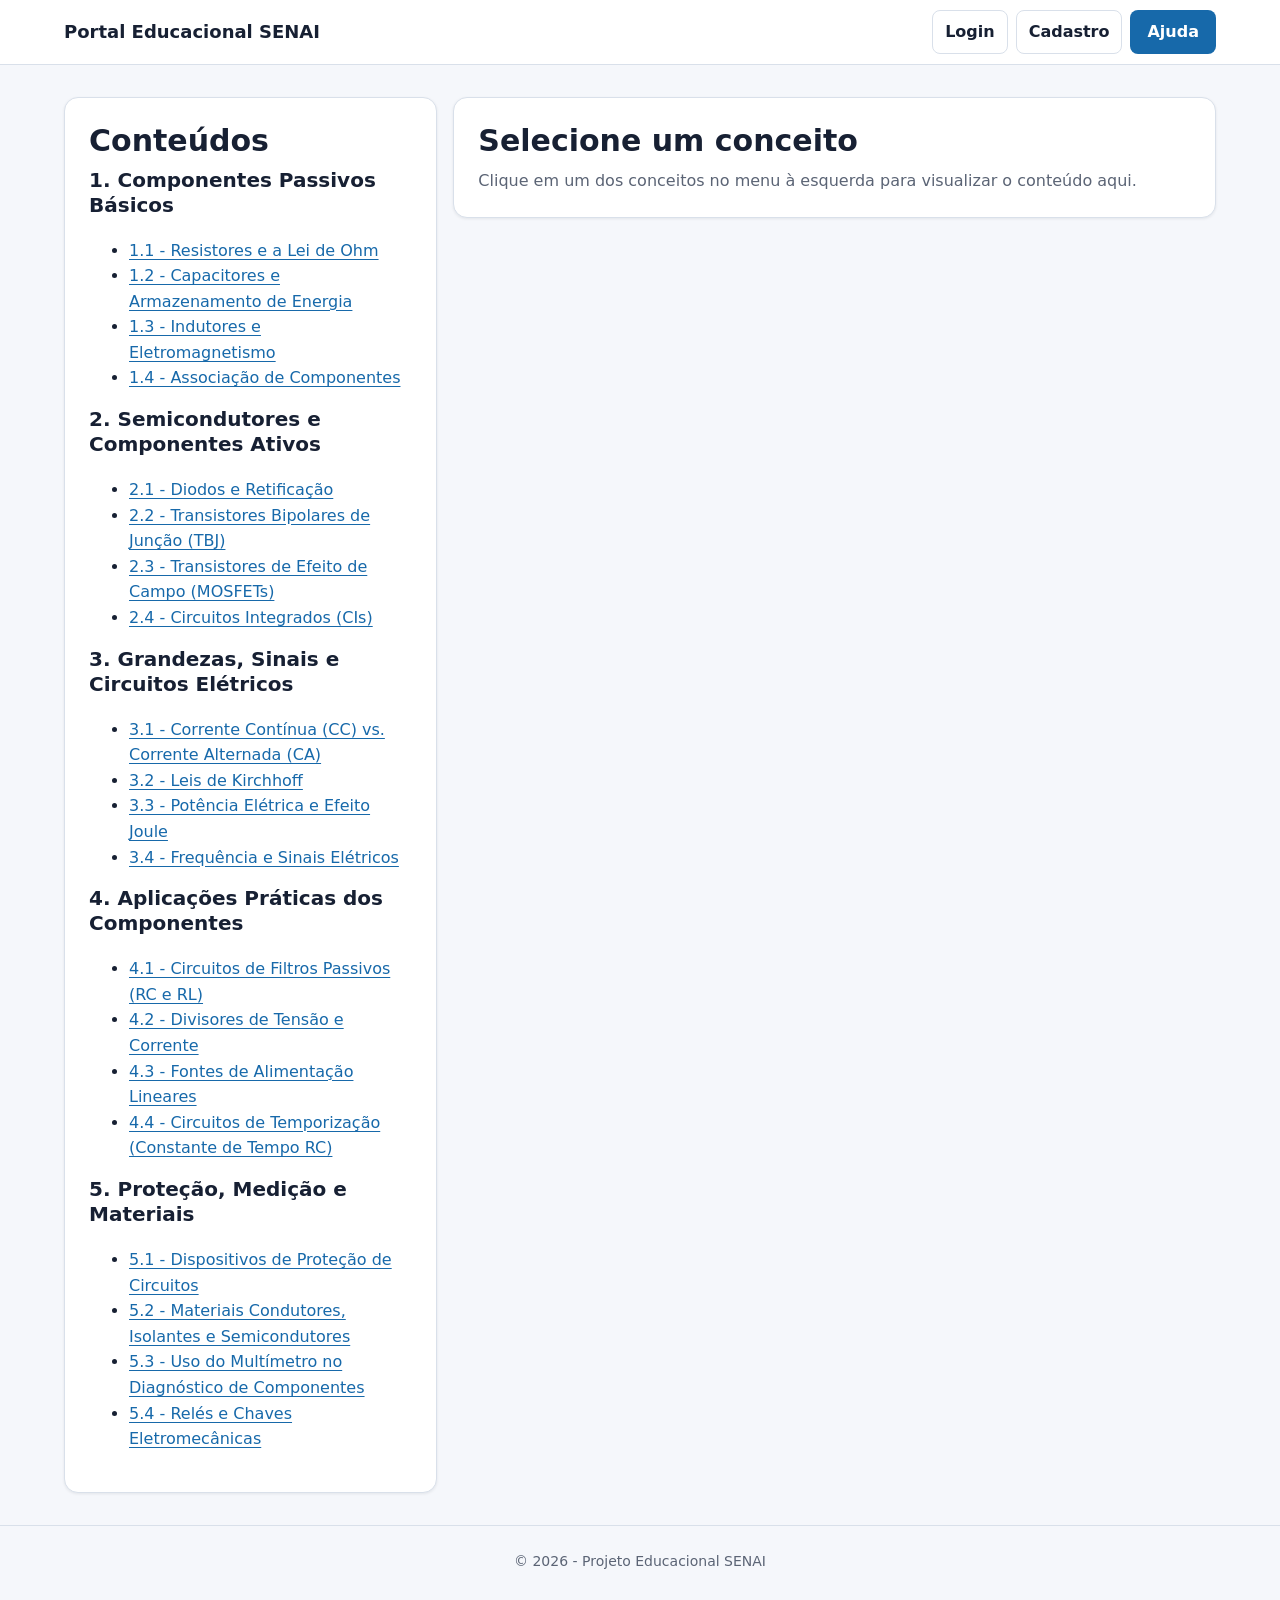
<file: index.html>
<!DOCTYPE html>
<html lang="pt-BR">
<head>
    <meta charset="UTF-8">
    <meta name="viewport" content="width=device-width, initial-scale=1.0">
    <title>Portal Educacional - SENAI</title>
    <link rel="stylesheet" href="style.css">
</head>
<body class="page">

    <!-- Cabeçalho -->
    <header class="site-header">
        <div class="container header-inner">
            <a href="#" class="site-logo">Portal Educacional SENAI</a>
            
            <nav class="site-nav">
                <a href="#login" class="button button-secondary">Login</a>
                <a href="#cadastro" class="button button-secondary">Cadastro</a>
                <button type="button" id="btn-ajuda" class="button">Ajuda</button>
            </nav>
        </div>
    </header>

    <!-- Conteúdo Principal -->
    <main class="main-content container">
        <div class="grid">
            
            <!-- Menu Lateral (4 colunas) -->
            <aside class="col-4">
                <div class="card">
                    <h2 class="card-title">Conteúdos</h2>
                    <nav>
                        <h3>1. Componentes Passivos Básicos</h3>
                        <ul>
                            <li><a href="#t1-1" data-arquivo="t1-1.html">1.1 - Resistores e a Lei de Ohm</a></li>
                            <li><a href="#t1-2" data-arquivo="t1-2.html">1.2 - Capacitores e Armazenamento de Energia</a></li>
                            <li><a href="#t1-3" data-arquivo="t1-3.html">1.3 - Indutores e Eletromagnetismo</a></li>
                            <li><a href="#t1-4" data-arquivo="t1-4.html">1.4 - Associação de Componentes</a></li>
                        </ul>

                        <h3>2. Semicondutores e Componentes Ativos</h3>
                        <ul>
                            <li><a href="#t2-1" data-arquivo="t2-1.html">2.1 - Diodos e Retificação</a></li>
                            <li><a href="#t2-2" data-arquivo="t2-2.html">2.2 - Transistores Bipolares de Junção (TBJ)</a></li>
                            <li><a href="#t2-3" data-arquivo="t2-3.html">2.3 - Transistores de Efeito de Campo (MOSFETs)</a></li>
                            <li><a href="#t2-4" data-arquivo="t2-4.html">2.4 - Circuitos Integrados (CIs)</a></li>
                        </ul>

                        <h3>3. Grandezas, Sinais e Circuitos Elétricos</h3>
                        <ul>
                            <li><a href="#t3-1" data-arquivo="t3-1.html">3.1 - Corrente Contínua (CC) vs. Corrente Alternada (CA)</a></li>
                            <li><a href="#t3-2" data-arquivo="t3-2.html">3.2 - Leis de Kirchhoff</a></li>
                            <li><a href="#t3-3" data-arquivo="t3-3.html">3.3 - Potência Elétrica e Efeito Joule</a></li>
                            <li><a href="#t3-4" data-arquivo="t3-4.html">3.4 - Frequência e Sinais Elétricos</a></li>
                        </ul>

                        <h3>4. Aplicações Práticas dos Componentes</h3>
                        <ul>
                            <li><a href="#t4-1" data-arquivo="t4-1.html">4.1 - Circuitos de Filtros Passivos (RC e RL)</a></li>
                            <li><a href="#t4-2" data-arquivo="t4-2.html">4.2 - Divisores de Tensão e Corrente</a></li>
                            <li><a href="#t4-3" data-arquivo="t4-3.html">4.3 - Fontes de Alimentação Lineares</a></li>
                            <li><a href="#t4-4" data-arquivo="t4-4.html">4.4 - Circuitos de Temporização (Constante de Tempo RC)</a></li>
                        </ul>

                        <h3>5. Proteção, Medição e Materiais</h3>
                        <ul>
                            <li><a href="#t5-1" data-arquivo="t5-1.html">5.1 - Dispositivos de Proteção de Circuitos</a></li>
                            <li><a href="#t5-2" data-arquivo="t5-2.html">5.2 - Materiais Condutores, Isolantes e Semicondutores</a></li>
                            <li><a href="#t5-3" data-arquivo="t5-3.html">5.3 - Uso do Multímetro no Diagnóstico de Componentes</a></li>
                            <li><a href="#t5-4" data-arquivo="t5-4.html">5.4 - Relés e Chaves Eletromecânicas</a></li>
                        </ul>
                    </nav>
                </div>
            </aside>

            <!-- Painel Central (8 colunas) -->
            <section class="col-8">
                <div class="card" id="area-conteudo">
                    <h2 class="card-title">Selecione um conceito</h2>
                    <p class="card-description">Clique em um dos conceitos no menu à esquerda para visualizar o conteúdo aqui.</p>
                </div>
            </section>

        </div>
    </main>

    <!-- Rodapé -->
    <footer class="site-footer">
        <div class="container text-center">
            <p>&copy; 2026 - Projeto Educacional SENAI</p>
        </div>
    </footer>

    <script src="script.js"></script>
</body>
</html>
</file>
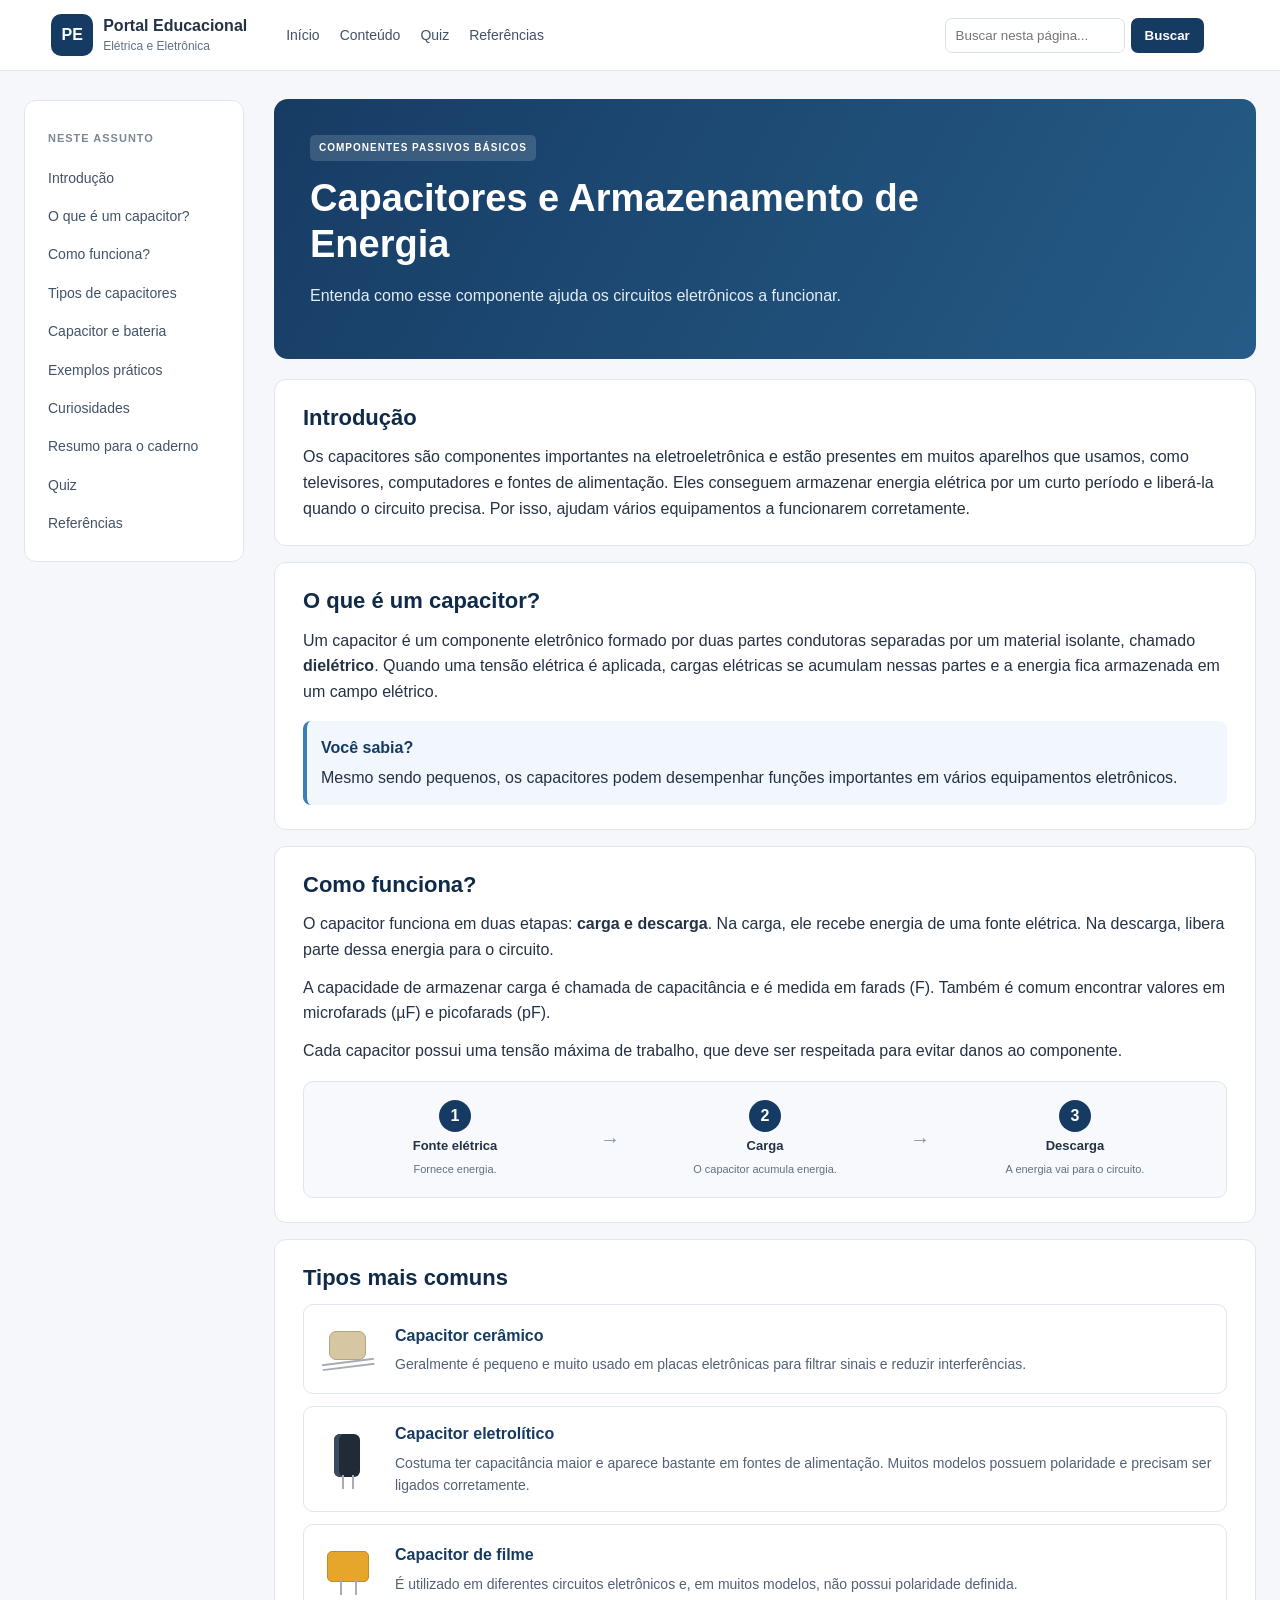
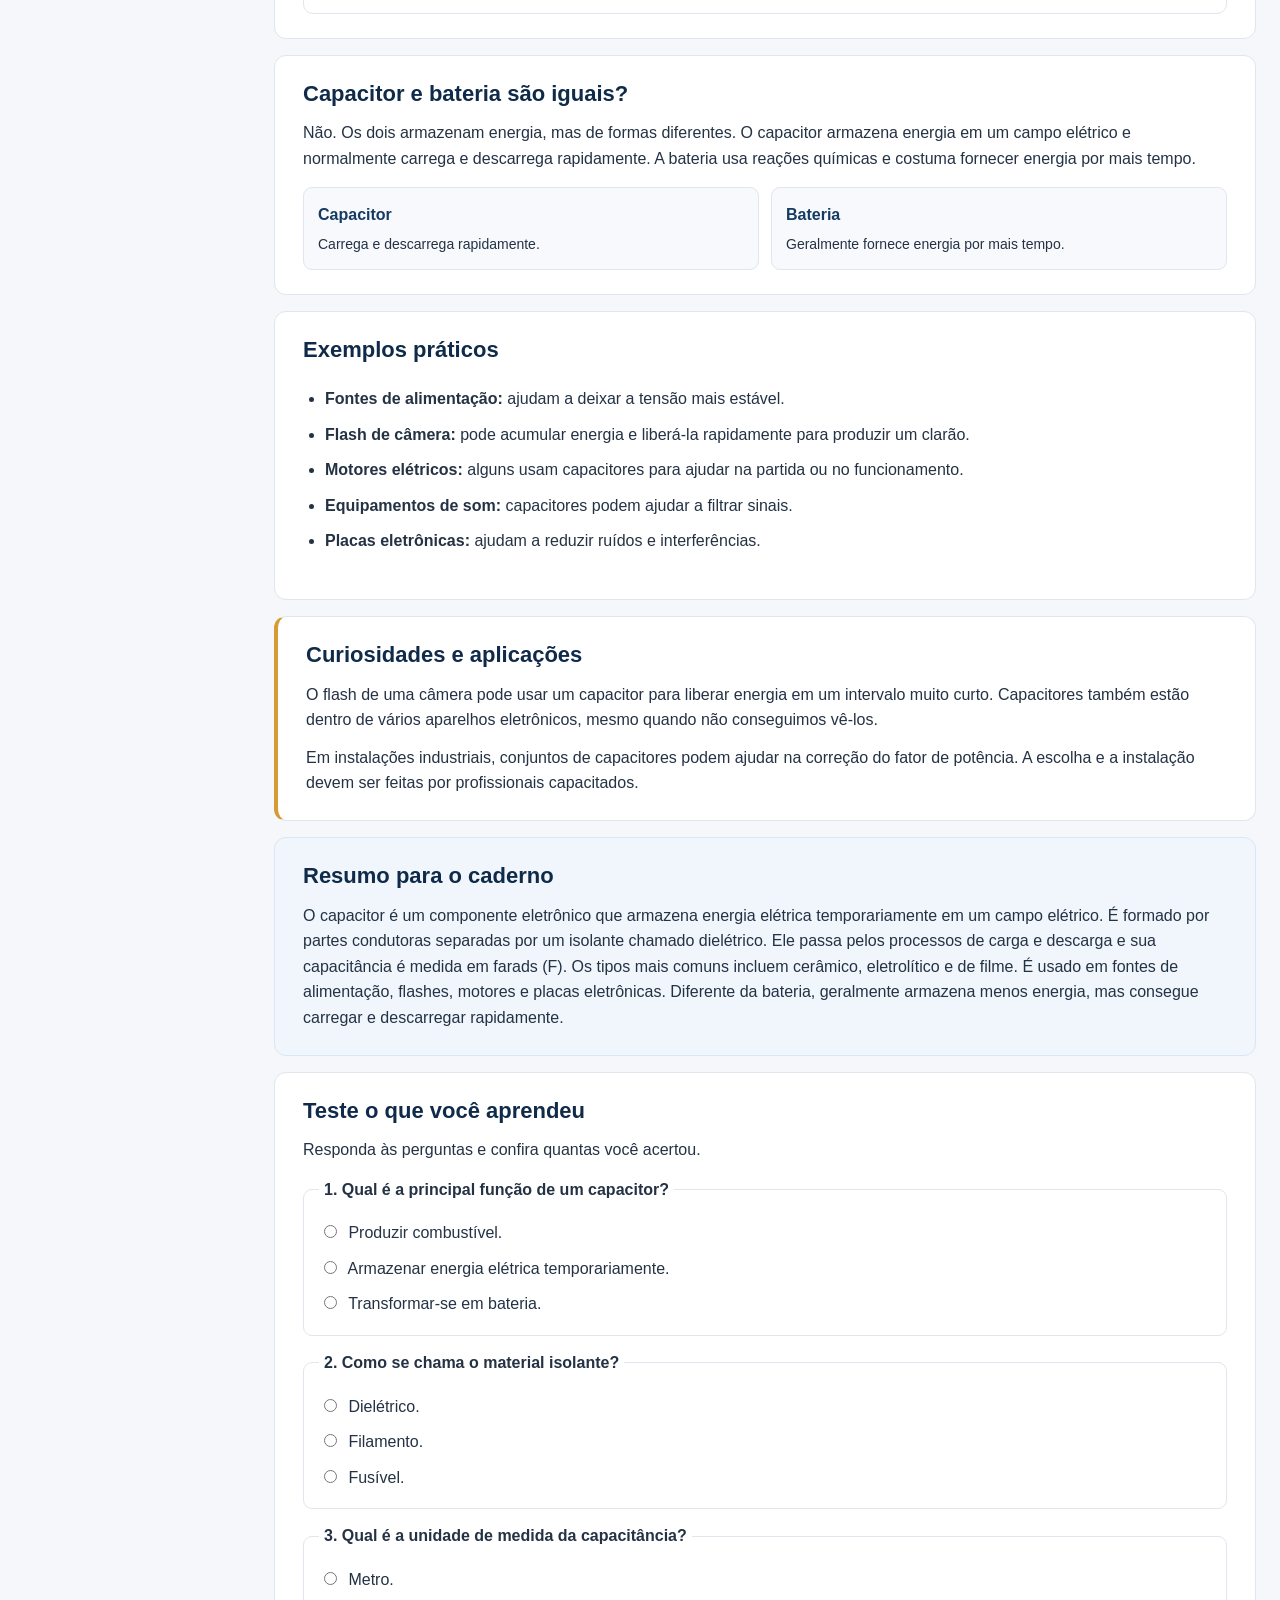
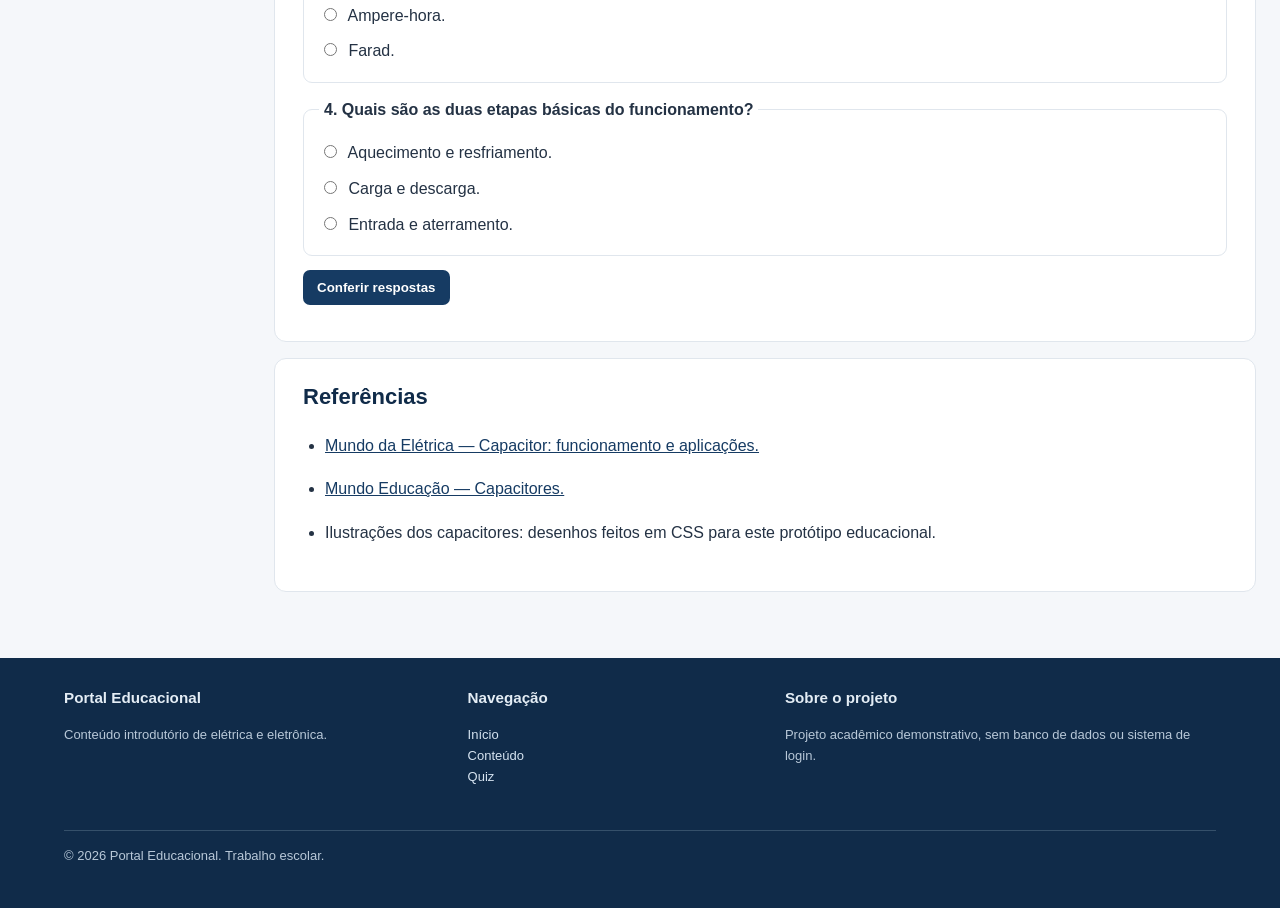
<file: frontend/index.html>
<!DOCTYPE html>
<html lang="pt-BR">
<head>
    <meta charset="UTF-8">
    <meta name="viewport" content="width=device-width, initial-scale=1.0">
    <title>Portal Educacional | Capacitores</title>
    <link rel="stylesheet" href="css/style.css">
    <script src="js/script.js" defer></script>
</head>
<body>

    <header class="topo" id="inicio">
        <a href="#inicio" class="marca">
            <span class="logo">PE</span>
            <span>
                <strong>Portal Educacional</strong>
                <small>Elétrica e Eletrônica</small>
            </span>
        </a>

        <nav class="menu">
            <a href="#inicio">Início</a>
            <a href="#conteudo">Conteúdo</a>
            <a href="#quiz">Quiz</a>
            <a href="#referencias">Referências</a>
        </nav>

        <form class="busca" id="form-busca">
            <input
                type="search"
                id="campo-busca"
                placeholder="Buscar nesta página..."
                aria-label="Buscar conteúdo"
            >
            <button type="submit">Buscar</button>
        </form>
    </header>

    <div class="layout">

        <aside class="lateral">
            <h3>NESTE ASSUNTO</h3>

            <a href="#introducao">Introdução</a>
            <a href="#o-que-e">O que é um capacitor?</a>
            <a href="#funcionamento">Como funciona?</a>
            <a href="#tipos">Tipos de capacitores</a>
            <a href="#bateria">Capacitor e bateria</a>
            <a href="#exemplos">Exemplos práticos</a>
            <a href="#curiosidades">Curiosidades</a>
            <a href="#resumo">Resumo para o caderno</a>
            <a href="#quiz">Quiz</a>
            <a href="#referencias">Referências</a>
        </aside>

        <main class="conteudo" id="conteudo">

            <section class="abertura" id="introducao">
                <span class="etiqueta">COMPONENTES PASSIVOS BÁSICOS</span>

                <h1>Capacitores e Armazenamento de Energia</h1>

                <p>
                    Entenda como esse componente ajuda os circuitos
                    eletrônicos a funcionar.
                </p>
            </section>

            <section class="bloco">
                <h2>Introdução</h2>

                <p>
                    Os capacitores são componentes importantes na
                    eletroeletrônica e estão presentes em muitos aparelhos
                    que usamos, como televisores, computadores e fontes
                    de alimentação. Eles conseguem armazenar energia
                    elétrica por um curto período e liberá-la quando o
                    circuito precisa. Por isso, ajudam vários equipamentos
                    a funcionarem corretamente.
                </p>
            </section>

            <section class="bloco" id="o-que-e">
                <h2>O que é um capacitor?</h2>

                <p>
                    Um capacitor é um componente eletrônico formado por
                    duas partes condutoras separadas por um material
                    isolante, chamado <strong>dielétrico</strong>.
                    Quando uma tensão elétrica é aplicada, cargas elétricas
                    se acumulam nessas partes e a energia fica armazenada
                    em um campo elétrico.
                </p>

                <div class="destaque">
                    <strong>Você sabia?</strong>
                    <p>
                        Mesmo sendo pequenos, os capacitores podem
                        desempenhar funções importantes em vários
                        equipamentos eletrônicos.
                    </p>
                </div>
            </section>

            <section class="bloco" id="funcionamento">
                <h2>Como funciona?</h2>

                <p>
                    O capacitor funciona em duas etapas:
                    <strong>carga e descarga</strong>. Na carga, ele
                    recebe energia de uma fonte elétrica. Na descarga,
                    libera parte dessa energia para o circuito.
                </p>

                <p>
                    A capacidade de armazenar carga é chamada de
                    capacitância e é medida em farads (F). Também é comum
                    encontrar valores em microfarads (µF) e picofarads
                    (pF).
                </p>

                <p>
                    Cada capacitor possui uma tensão máxima de trabalho,
                    que deve ser respeitada para evitar danos ao componente.
                </p>

                <div class="etapas">
                    <div class="etapa">
                        <span>1</span>
                        <strong>Fonte elétrica</strong>
                        <p>Fornece energia.</p>
                    </div>

                    <div class="seta">→</div>

                    <div class="etapa">
                        <span>2</span>
                        <strong>Carga</strong>
                        <p>O capacitor acumula energia.</p>
                    </div>

                    <div class="seta">→</div>

                    <div class="etapa">
                        <span>3</span>
                        <strong>Descarga</strong>
                        <p>A energia vai para o circuito.</p>
                    </div>
                </div>
            </section>

            <section class="bloco" id="tipos">
                <h2>Tipos mais comuns</h2>

                <div class="tipo">
                    <div class="simbolo ceramico"></div>

                    <div>
                        <h3>Capacitor cerâmico</h3>
                        <p>
                            Geralmente é pequeno e muito usado em placas
                            eletrônicas para filtrar sinais e reduzir
                            interferências.
                        </p>
                    </div>
                </div>

                <div class="tipo">
                    <div class="simbolo eletrolitico"></div>

                    <div>
                        <h3>Capacitor eletrolítico</h3>
                        <p>
                            Costuma ter capacitância maior e aparece
                            bastante em fontes de alimentação. Muitos
                            modelos possuem polaridade e precisam ser
                            ligados corretamente.
                        </p>
                    </div>
                </div>

                <div class="tipo">
                    <div class="simbolo filme"></div>

                    <div>
                        <h3>Capacitor de filme</h3>
                        <p>
                            É utilizado em diferentes circuitos
                            eletrônicos e, em muitos modelos, não possui
                            polaridade definida.
                        </p>
                    </div>
                </div>
            </section>

            <section class="bloco" id="bateria">
                <h2>Capacitor e bateria são iguais?</h2>

                <p>
                    Não. Os dois armazenam energia, mas de formas
                    diferentes. O capacitor armazena energia em um campo
                    elétrico e normalmente carrega e descarrega
                    rapidamente. A bateria usa reações químicas e costuma
                    fornecer energia por mais tempo.
                </p>

                <div class="comparacao">
                    <div>
                        <h3>Capacitor</h3>
                        <p>Carrega e descarrega rapidamente.</p>
                    </div>

                    <div>
                        <h3>Bateria</h3>
                        <p>Geralmente fornece energia por mais tempo.</p>
                    </div>
                </div>
            </section>

            <section class="bloco" id="exemplos">
                <h2>Exemplos práticos</h2>

                <ul>
                    <li>
                        <strong>Fontes de alimentação:</strong>
                        ajudam a deixar a tensão mais estável.
                    </li>

                    <li>
                        <strong>Flash de câmera:</strong>
                        pode acumular energia e liberá-la rapidamente
                        para produzir um clarão.
                    </li>

                    <li>
                        <strong>Motores elétricos:</strong>
                        alguns usam capacitores para ajudar na partida
                        ou no funcionamento.
                    </li>

                    <li>
                        <strong>Equipamentos de som:</strong>
                        capacitores podem ajudar a filtrar sinais.
                    </li>

                    <li>
                        <strong>Placas eletrônicas:</strong>
                        ajudam a reduzir ruídos e interferências.
                    </li>
                </ul>
            </section>

            <section class="bloco" id="curiosidades">
                <h2>Curiosidades e aplicações</h2>

                <p>
                    O flash de uma câmera pode usar um capacitor para
                    liberar energia em um intervalo muito curto.
                    Capacitores também estão dentro de vários aparelhos
                    eletrônicos, mesmo quando não conseguimos vê-los.
                </p>

                <p>
                    Em instalações industriais, conjuntos de capacitores
                    podem ajudar na correção do fator de potência.
                    A escolha e a instalação devem ser feitas por
                    profissionais capacitados.
                </p>
            </section>

            <section class="bloco resumo" id="resumo">
                <h2>Resumo para o caderno</h2>

                <p>
                    O capacitor é um componente eletrônico que armazena
                    energia elétrica temporariamente em um campo elétrico.
                    É formado por partes condutoras separadas por um
                    isolante chamado dielétrico. Ele passa pelos processos
                    de carga e descarga e sua capacitância é medida em
                    farads (F). Os tipos mais comuns incluem cerâmico,
                    eletrolítico e de filme. É usado em fontes de
                    alimentação, flashes, motores e placas eletrônicas.
                    Diferente da bateria, geralmente armazena menos energia,
                    mas consegue carregar e descarregar rapidamente.
                </p>
            </section>

            <section class="bloco" id="quiz">
                <h2>Teste o que você aprendeu</h2>

                <p>
                    Responda às perguntas e confira quantas você acertou.
                </p>

                <form id="quiz-form">

                    <fieldset>
                        <legend>1. Qual é a principal função de um capacitor?</legend>

                        <label>
                            <input type="radio" name="q1" value="a">
                            Produzir combustível.
                        </label>

                        <label>
                            <input type="radio" name="q1" value="b">
                            Armazenar energia elétrica temporariamente.
                        </label>

                        <label>
                            <input type="radio" name="q1" value="c">
                            Transformar-se em bateria.
                        </label>
                    </fieldset>

                    <fieldset>
                        <legend>2. Como se chama o material isolante?</legend>

                        <label>
                            <input type="radio" name="q2" value="a">
                            Dielétrico.
                        </label>

                        <label>
                            <input type="radio" name="q2" value="b">
                            Filamento.
                        </label>

                        <label>
                            <input type="radio" name="q2" value="c">
                            Fusível.
                        </label>
                    </fieldset>

                    <fieldset>
                        <legend>3. Qual é a unidade de medida da capacitância?</legend>

                        <label>
                            <input type="radio" name="q3" value="a">
                            Metro.
                        </label>

                        <label>
                            <input type="radio" name="q3" value="b">
                            Ampere-hora.
                        </label>

                        <label>
                            <input type="radio" name="q3" value="c">
                            Farad.
                        </label>
                    </fieldset>

                    <fieldset>
                        <legend>4. Quais são as duas etapas básicas do funcionamento?</legend>

                        <label>
                            <input type="radio" name="q4" value="a">
                            Aquecimento e resfriamento.
                        </label>

                        <label>
                            <input type="radio" name="q4" value="b">
                            Carga e descarga.
                        </label>

                        <label>
                            <input type="radio" name="q4" value="c">
                            Entrada e aterramento.
                        </label>
                    </fieldset>

                    <button type="submit" class="botao">
                        Conferir respostas
                    </button>

                    <p id="resultado-quiz" aria-live="polite"></p>
                </form>
            </section>

            <section class="bloco" id="referencias">
                <h2>Referências</h2>

                <ul>
                    <li>
                        <a href="https://www.mundodaeletrica.com.br/capacitor-funcionamento-aplicacoes/"
                           target="_blank" rel="noopener">
                            Mundo da Elétrica — Capacitor: funcionamento e aplicações.
                        </a>
                    </li>

                    <li>
                        <a href="https://mundoeducacao.uol.com.br/fisica/capacitores.htm"
                           target="_blank" rel="noopener">
                            Mundo Educação — Capacitores.
                        </a>
                    </li>

                    <li>
                        Ilustrações dos capacitores: desenhos feitos em CSS
                        para este protótipo educacional.
                    </li>
                </ul>
            </section>

        </main>
    </div>

    <footer class="rodape">
        <div>
            <h3>Portal Educacional</h3>
            <p>Conteúdo introdutório de elétrica e eletrônica.</p>
        </div>

        <div>
            <h3>Navegação</h3>
            <a href="#inicio">Início</a>
            <a href="#conteudo">Conteúdo</a>
            <a href="#quiz">Quiz</a>
        </div>

        <div>
            <h3>Sobre o projeto</h3>
            <p>
                Projeto acadêmico demonstrativo, sem banco de dados
                ou sistema de login.
            </p>
        </div>

        <p class="copyright">
            © 2026 Portal Educacional. Trabalho escolar.
        </p>
    </footer>

</body>
</html>
</file>
<file: style.css>
/*
 * Modelo de CSS — Portal Educacional
 * Objetivo: servir como ponto de partida para os projetos dos alunos.
 *
 * Como utilizar:
 * 1. Salve este arquivo como style.css.
 * 2. Vincule-o no HTML com:
 *    <link rel="stylesheet" href="style.css">
 * 3. Personalize as variáveis de :root para alterar cores e espaçamentos.
 * 4. Remova ou adapte os componentes que não forem necessários.
 *
 * Convenções:
 * - Classes reutilizáveis usam nomes em inglês e kebab-case.
 * - Prefira classes a seletores de elementos para estilizar componentes.
 * - Evite !important; resolva conflitos pela organização das regras.
 */

/* =========================================================
   1. Design tokens — valores globais
   ========================================================= */
:root {
  color-scheme: light;

  /* Cores */
  --color-primary: #1769aa;
  --color-primary-hover: #12558a;
  --color-secondary: #475569;
  --color-accent: #0f766e;
  --color-background: #f5f7fb;
  --color-surface: #ffffff;
  --color-text: #172033;
  --color-text-muted: #5b6475;
  --color-border: #d9e0ea;
  --color-success: #18794e;
  --color-warning: #946200;
  --color-danger: #b42318;

  /* Tipografia */
  --font-family-base: system-ui, -apple-system, BlinkMacSystemFont, "Segoe UI",
    sans-serif;
  --font-size-sm: 0.875rem;
  --font-size-base: 1rem;
  --font-size-lg: 1.125rem;
  --font-size-xl: 1.5rem;
  --line-height-base: 1.6;

  /* Espaçamento e dimensões */
  --space-1: 0.25rem;
  --space-2: 0.5rem;
  --space-3: 0.75rem;
  --space-4: 1rem;
  --space-6: 1.5rem;
  --space-8: 2rem;
  --content-width: 72rem;
  --header-height: 4rem;

  /* Bordas e sombras */
  --radius-sm: 0.25rem;
  --radius-md: 0.5rem;
  --radius-lg: 0.875rem;
  --shadow-sm: 0 1px 3px rgb(15 23 42 / 8%);
  --shadow-md: 0 8px 24px rgb(15 23 42 / 10%);
}

/* =========================================================
   2. Base e normalização simples
   ========================================================= */
*,
*::before,
*::after {
  box-sizing: border-box;
}

html {
  scroll-behavior: smooth;
  text-size-adjust: 100%;
}

body {
  margin: 0;
  min-width: 320px;
  background: var(--color-background);
  color: var(--color-text);
  font-family: var(--font-family-base);
  font-size: var(--font-size-base);
  line-height: var(--line-height-base);
}

img,
svg,
video {
  display: block;
  max-width: 100%;
}

img {
  height: auto;
}

button,
input,
select,
textarea {
  font: inherit;
}

button,
a,
input,
select,
textarea {
  -webkit-tap-highlight-color: transparent;
}

a {
  color: var(--color-primary);
  text-underline-offset: 0.18em;
}

a:hover {
  color: var(--color-primary-hover);
}

h1,
h2,
h3,
h4,
p {
  margin-top: 0;
}

h1,
h2,
h3,
h4 {
  line-height: 1.25;
}

h1 {
  font-size: clamp(1.8rem, 4vw, 2.5rem);
}

h2 {
  font-size: clamp(1.4rem, 3vw, 1.875rem);
}

h3 {
  font-size: 1.25rem;
}

:focus-visible {
  outline: 3px solid var(--color-accent);
  outline-offset: 3px;
}

/* Respeita usuários que preferem menos animações. */
@media (prefers-reduced-motion: reduce) {
  *,
  *::before,
  *::after {
    scroll-behavior: auto !important;
    animation-duration: 0.01ms !important;
    animation-iteration-count: 1 !important;
    transition-duration: 0.01ms !important;
  }
}

/* =========================================================
   3. Layout reutilizável
   ========================================================= */
.container {
  width: min(100% - 2 * var(--space-4), var(--content-width));
  margin-inline: auto;
}

.page {
  min-height: 100vh;
  display: flex;
  flex-direction: column;
}

.main-content {
  flex: 1;
  padding-block: var(--space-8);
}

.section {
  margin-block: var(--space-8);
}

.stack > * + * {
  margin-top: var(--space-4);
}

.cluster {
  display: flex;
  flex-wrap: wrap;
  align-items: center;
  gap: var(--space-3);
}

.grid {
  display: grid;
  grid-template-columns: repeat(12, minmax(0, 1fr));
  gap: var(--space-4);
}

.grid > * {
  min-width: 0;
}

.col-12 { grid-column: span 12; }
.col-8  { grid-column: span 8; }
.col-6  { grid-column: span 6; }
.col-4  { grid-column: span 4; }
.col-3  { grid-column: span 3; }

/* =========================================================
   4. Cabeçalho, navegação e rodapé
   ========================================================= */
.site-header {
  min-height: var(--header-height);
  background: var(--color-surface);
  border-bottom: 1px solid var(--color-border);
}

.header-inner {
  display: flex;
  align-items: center;
  justify-content: space-between;
  gap: var(--space-4);
  min-height: var(--header-height);
  padding-block: var(--space-2);
}

.site-logo {
  color: var(--color-text);
  font-size: var(--font-size-lg);
  font-weight: 700;
  text-decoration: none;
}

.site-nav {
  display: flex;
  flex-wrap: wrap;
  gap: var(--space-2);
}

.site-nav a {
  display: inline-block;
  padding: var(--space-2) var(--space-3);
  border-radius: var(--radius-md);
  text-decoration: none;
}

.site-nav a:hover,
.site-nav a[aria-current="page"] {
  background: var(--color-background);
  color: var(--color-primary-hover);
}

.site-footer {
  padding-block: var(--space-6);
  border-top: 1px solid var(--color-border);
  color: var(--color-text-muted);
  font-size: var(--font-size-sm);
}

/* =========================================================
   5. Componentes: cartões, botões e etiquetas
   ========================================================= */
.card {
  padding: var(--space-6);
  background: var(--color-surface);
  border: 1px solid var(--color-border);
  border-radius: var(--radius-lg);
  box-shadow: var(--shadow-sm);
}

.card-title {
  margin-bottom: var(--space-2);
}

.card-description {
  margin-bottom: 0;
  color: var(--color-text-muted);
}

.button {
  display: inline-flex;
  align-items: center;
  justify-content: center;
  gap: var(--space-2);
  min-height: 2.75rem;
  padding: var(--space-2) var(--space-4);
  border: 1px solid transparent;
  border-radius: var(--radius-md);
  background: var(--color-primary);
  color: #ffffff;
  font-weight: 600;
  text-align: center;
  text-decoration: none;
  cursor: pointer;
}

.button:hover {
  background: var(--color-primary-hover);
  color: #ffffff;
}

.button:disabled,
.button[aria-disabled="true"] {
  opacity: 0.55;
  cursor: not-allowed;
}

.button-secondary {
  background: var(--color-surface);
  color: var(--color-text);
  border-color: var(--color-border);
}

.button-secondary:hover {
  background: var(--color-background);
  color: var(--color-text);
}

.badge {
  display: inline-block;
  padding: 0.15rem 0.55rem;
  border-radius: 999px;
  background: #e8eef8;
  color: #23416b;
  font-size: var(--font-size-sm);
  font-weight: 600;
}

/* =========================================================
   6. Formulários
   ========================================================= */
.form-group {
  display: grid;
  gap: var(--space-2);
  margin-bottom: var(--space-4);
}

.form-label {
  font-weight: 600;
}

.form-help {
  margin: 0;
  color: var(--color-text-muted);
  font-size: var(--font-size-sm);
}

.form-control {
  width: 100%;
  min-height: 2.75rem;
  padding: var(--space-2) var(--space-3);
  border: 1px solid var(--color-border);
  border-radius: var(--radius-md);
  background: var(--color-surface);
  color: var(--color-text);
}

textarea.form-control {
  min-height: 8rem;
  resize: vertical;
}

.form-control:focus-visible {
  border-color: var(--color-primary);
}

.form-control[aria-invalid="true"] {
  border-color: var(--color-danger);
}

/* =========================================================
   7. Tabelas e mensagens de estado
   ========================================================= */
.table-wrapper {
  width: 100%;
  overflow-x: auto;
  border: 1px solid var(--color-border);
  border-radius: var(--radius-md);
  background: var(--color-surface);
}

.table {
  width: 100%;
  border-collapse: collapse;
  text-align: left;
}

.table th,
.table td {
  padding: var(--space-3) var(--space-4);
  border-bottom: 1px solid var(--color-border);
  vertical-align: top;
}

.table th {
  background: var(--color-background);
  font-weight: 700;
}

.table tr:last-child td {
  border-bottom: 0;
}

.alert {
  padding: var(--space-4);
  border: 1px solid var(--color-border);
  border-left-width: 4px;
  border-radius: var(--radius-md);
  background: var(--color-surface);
}

.alert-success { border-left-color: var(--color-success); }
.alert-warning { border-left-color: var(--color-warning); }
.alert-danger  { border-left-color: var(--color-danger); }

/* =========================================================
   8. Utilitários pequenos
   ========================================================= */
.text-muted {
  color: var(--color-text-muted);
}

.text-center {
  text-align: center;
}

.mt-0 { margin-top: 0; }
.mb-0 { margin-bottom: 0; }
.mt-4 { margin-top: var(--space-4); }
.mb-4 { margin-bottom: var(--space-4); }
.hidden {
  display: none !important;
}

/* =========================================================
   9. Responsividade
   ========================================================= */
@media (max-width: 768px) {
  .header-inner {
    align-items: flex-start;
    flex-direction: column;
  }

  .site-nav {
    width: 100%;
  }

  .col-8,
  .col-6,
  .col-4,
  .col-3 {
    grid-column: span 12;
  }

  .main-content {
    padding-block: var(--space-6);
  }

  .card {
    padding: var(--space-4);
  }
}
</file>
<file: frontend/css/style.css>
/* ==============================
   1. CONFIGURAÇÕES GERAIS
================================= */

* {
    box-sizing: border-box;
}

html {
    scroll-behavior: smooth;
    scroll-padding-top: 100px;
}

body {
    margin: 0;
    font-family: Arial, Helvetica, sans-serif;
    color: #243244;
    background-color: #f5f7fa;
    line-height: 1.6;
}

a {
    color: #163b63;
}

button,
input {
    font-family: inherit;
}


/* ==============================
   2. CABEÇALHO
================================= */

.topo {
    background-color: #ffffff;
    border-bottom: 1px solid #e0e6ed;
    padding: 14px 4%;
    display: flex;
    align-items: center;
    gap: 25px;
    position: sticky;
    top: 0;
    z-index: 10;
}

.marca {
    display: flex;
    align-items: center;
    gap: 10px;
    min-width: 210px;
    color: #243244;
    text-decoration: none;
}

.logo {
    width: 42px;
    height: 42px;
    display: flex;
    align-items: center;
    justify-content: center;
    border-radius: 10px;
    background-color: #163b63;
    color: #ffffff;
    font-weight: bold;
}

.marca strong,
.marca small {
    display: block;
    line-height: 1.4;
}

.marca small {
    color: #627184;
    font-size: 12px;
}


/* ==============================
   3. MENU SUPERIOR
================================= */

.menu {
    display: flex;
    align-items: center;
    gap: 20px;
    flex: 1;
}

.menu a {
    text-decoration: none;
    color: #425267;
    font-size: 14px;
}

.menu a:hover {
    color: #0876b9;
}


/* ==============================
   4. CAMPO DE BUSCA
================================= */

.busca {
    display: flex;
    gap: 6px;
}

.busca input {
    width: 180px;
    padding: 9px 10px;
    border: 1px solid #d8e0e8;
    border-radius: 7px;
    outline: none;
}

.busca input:focus {
    border-color: #163b63;
}

.busca button,
.botao {
    padding: 10px 14px;
    border: none;
    border-radius: 7px;
    background-color: #163b63;
    color: #ffffff;
    cursor: pointer;
    font-weight: bold;
}

.busca button:hover,
.botao:hover {
    background-color: #102b49;
}


/* ==============================
   5. ORGANIZAÇÃO DA PÁGINA
================================= */

.layout {
    max-width: 1280px;
    margin: 28px auto 50px;
    padding: 0 24px;
    display: grid;
    grid-template-columns: 220px minmax(0, 1fr);
    gap: 30px;
    align-items: start;
}


/* ==============================
   6. MENU LATERAL
================================= */

.lateral {
    background-color: #ffffff;
    border: 1px solid #e0e6ed;
    border-radius: 12px;
    padding: 18px 14px;
    position: sticky;
    top: 100px;
}

.lateral h3 {
    padding: 0 9px;
    color: #7b8796;
    font-size: 11px;
    letter-spacing: 1px;
}

.lateral a {
    display: block;
    padding: 8px 9px;
    border-radius: 7px;
    text-decoration: none;
    color: #425267;
    font-size: 14px;
}

.lateral a:hover {
    background-color: #eaf2fa;
    color: #0876b9;
}


/* ==============================
   7. CONTEÚDO PRINCIPAL
================================= */

.conteudo {
    min-width: 0;
}

.abertura {
    padding: 34px 36px;
    margin-bottom: 20px;
    border-radius: 14px;
    background: linear-gradient(120deg, #173c64, #255c87);
    color: #ffffff;
}

.etiqueta {
    display: inline-block;
    padding: 5px 9px;
    border-radius: 5px;
    background-color: rgba(255, 255, 255, 0.15);
    font-size: 10px;
    font-weight: bold;
    letter-spacing: 1px;
}

.abertura h1 {
    max-width: 720px;
    margin: 15px 0 12px;
    font-size: 38px;
    line-height: 1.2;
}

.abertura p {
    max-width: 650px;
    color: #e2edf7;
}


/* ==============================
   8. BLOCOS DE TEXTO
================================= */

.bloco {
    padding: 24px 28px;
    margin-bottom: 16px;
    background-color: #ffffff;
    border: 1px solid #e0e6ed;
    border-radius: 12px;
}

.bloco h2 {
    margin-top: 0;
    margin-bottom: 12px;
    color: #102b49;
    font-size: 22px;
    line-height: 1.3;
}

.bloco p {
    margin-top: 0;
    margin-bottom: 12px;
}

.bloco p:last-child {
    margin-bottom: 0;
}


/* ==============================
   9. CAIXA DE DESTAQUE
================================= */

.destaque {
    margin-top: 16px;
    padding: 14px;
    border-left: 4px solid #377fb4;
    border-radius: 8px;
    background-color: #f1f7fd;
}

.destaque strong {
    color: #163b63;
}

.destaque p {
    margin-top: 5px;
    margin-bottom: 0;
}


/* ==============================
   10. ETAPAS DO FUNCIONAMENTO
================================= */

.etapas {
    display: flex;
    align-items: center;
    gap: 12px;
    margin-top: 18px;
    padding: 18px;
    border: 1px solid #e0e6ed;
    border-radius: 10px;
    background-color: #f7f9fc;
}

.etapa {
    flex: 1;
    display: flex;
    flex-direction: column;
    align-items: center;
    text-align: center;
    gap: 4px;
}

.etapa span {
    display: flex;
    align-items: center;
    justify-content: center;
    width: 32px;
    height: 32px;
    border-radius: 50%;
    background-color: #163b63;
    color: #ffffff;
    font-weight: bold;
}

.etapa strong {
    font-size: 13px;
}

.etapa p {
    margin: 0;
    color: #627184;
    font-size: 11px;
}

.seta {
    color: #8292a4;
    font-size: 20px;
}


/* ==============================
   11. TIPOS DE CAPACITORES
================================= */

.tipo {
    display: flex;
    align-items: center;
    gap: 17px;
    padding: 14px;
    margin-bottom: 12px;
    border: 1px solid #e0e6ed;
    border-radius: 10px;
}

.tipo:last-child {
    margin-bottom: 0;
}

.tipo h3 {
    margin: 0 0 5px;
    font-size: 16px;
    color: #163b63;
}

.tipo p {
    margin: 0;
    color: #536174;
    font-size: 14px;
}


/* Desenhos dos capacitores feitos com CSS */

.simbolo {
    position: relative;
    flex-shrink: 0;
    width: 60px;
    height: 60px;
}

.ceramico::before {
    content: "";
    position: absolute;
    top: 12px;
    left: 11px;
    width: 35px;
    height: 27px;
    border: 1px solid #b3a37f;
    border-radius: 7px;
    background-color: #d6c7a2;
}

.ceramico::after {
    content: "";
    position: absolute;
    top: 42px;
    left: 4px;
    width: 52px;
    height: 2px;
    background-color: #a8adb3;
    box-shadow: 0 5px 0 #a8adb3;
    transform: rotate(-7deg);
}

.eletrolitico::before {
    content: "";
    position: absolute;
    top: 5px;
    left: 16px;
    width: 26px;
    height: 43px;
    border-radius: 6px;
    background-color: #202b37;
    box-shadow: inset 5px 0 0 #394b5d;
}

.eletrolitico::after {
    content: "";
    position: absolute;
    top: 46px;
    left: 24px;
    width: 2px;
    height: 14px;
    background-color: #a8adb3;
    box-shadow: 10px 0 0 #a8adb3;
}

.filme::before {
    content: "";
    position: absolute;
    top: 12px;
    left: 9px;
    width: 40px;
    height: 29px;
    border: 1px solid #c38b1e;
    border-radius: 5px;
    background-color: #e6a62c;
}

.filme::after {
    content: "";
    position: absolute;
    top: 40px;
    left: 22px;
    width: 2px;
    height: 16px;
    background-color: #a8adb3;
    box-shadow: 15px 0 0 #a8adb3;
}


/* ==============================
   12. COMPARAÇÃO
================================= */

.comparacao {
    display: grid;
    grid-template-columns: 1fr 1fr;
    gap: 12px;
    margin-top: 16px;
}

.comparacao div {
    padding: 14px;
    border: 1px solid #e0e6ed;
    border-radius: 9px;
    background-color: #f7f9fc;
}

.comparacao h3 {
    margin: 0;
    color: #163b63;
    font-size: 16px;
}

.comparacao p {
    margin: 5px 0 0;
    font-size: 14px;
}


/* ==============================
   13. EXEMPLOS E CURIOSIDADES
================================= */

.bloco ul {
    padding-left: 22px;
}

.bloco li {
    padding: 5px 0;
}

#curiosidades {
    border-left: 4px solid #d69b35;
}


/* ==============================
   14. RESUMO
================================= */

.resumo {
    background-color: #f0f6fc;
    border-color: #d8e7f5;
}


/* ==============================
   15. QUIZ
================================= */

#quiz-form fieldset {
    margin: 14px 0;
    padding: 13px 15px;
    border: 1px solid #e0e6ed;
    border-radius: 9px;
}

#quiz-form legend {
    padding: 0 5px;
    font-weight: bold;
}

#quiz-form label {
    display: block;
    padding: 5px 0;
    cursor: pointer;
}

#quiz-form input[type="radio"] {
    margin-right: 7px;
    accent-color: #163b63;
}

#resultado-quiz {
    margin-top: 12px;
    font-weight: bold;
}


/* ==============================
   16. REFERÊNCIAS
================================= */

#referencias a {
    overflow-wrap: anywhere;
}

#referencias li {
    margin-bottom: 8px;
}


/* ==============================
   17. RODAPÉ
================================= */

.rodape {
    display: grid;
    grid-template-columns: 1.3fr 1fr 1.5fr;
    gap: 30px;
    padding: 28px 5%;
    background-color: #102b49;
    color: #e4edf5;
    font-size: 13px;
}

.rodape h3 {
    margin-top: 0;
}

.rodape p {
    color: #b8c8d8;
}

.rodape a {
    display: block;
    color: #d6e4f1;
    text-decoration: none;
}

.rodape a:hover {
    text-decoration: underline;
}

.copyright {
    grid-column: 1 / -1;
    padding-top: 15px;
    border-top: 1px solid #35506a;
}


/* ==============================
   18. RESULTADOS DA BUSCA
================================= */

.marca-encontrada {
    outline: 3px solid #f3c969;
    background-color: #fff9e8;
}


/* ==============================
   19. ADAPTAÇÃO PARA TABLETS
================================= */

@media (max-width: 980px) {
    .topo {
        flex-wrap: wrap;
        gap: 12px 20px;
    }

    .menu {
        order: 3;
        flex-basis: 100%;
    }

    .busca {
        margin-left: auto;
    }

    .layout {
        grid-template-columns: 190px minmax(0, 1fr);
        gap: 18px;
    }

    .abertura {
        padding: 27px;
    }

    .abertura h1 {
        font-size: 32px;
    }
}


/* ==============================
   20. ADAPTAÇÃO PARA CELULARES
================================= */

@media (max-width: 700px) {
    .topo {
        position: static;
        padding: 14px 18px;
    }

    .menu {
        gap: 14px;
        overflow-x: auto;
    }

    .busca {
        width: 100%;
        margin: 0;
    }

    .busca input {
        flex: 1;
        width: auto;
        min-width: 0;
    }

    .layout {
        display: block;
        margin-top: 18px;
        padding: 0 14px;
    }

    .lateral {
        position: static;
        display: grid;
        grid-template-columns: 1fr 1fr;
        gap: 2px;
        margin-bottom: 18px;
    }

    .lateral h3 {
        grid-column: 1 / -1;
    }

    .bloco {
        padding: 20px 17px;
    }

    .abertura {
        padding: 24px 20px;
    }

    .abertura h1 {
        font-size: 28px;
    }

    .etapas {
        gap: 5px;
        padding: 12px 7px;
    }

    .etapa p {
        font-size: 10px;
    }

    .seta {
        font-size: 15px;
    }

    .comparacao {
        grid-template-columns: 1fr;
    }

    .rodape {
        grid-template-columns: 1fr;
        gap: 18px;
        padding: 24px;
    }

    .copyright {
        grid-column: auto;
    }
}
</file>
